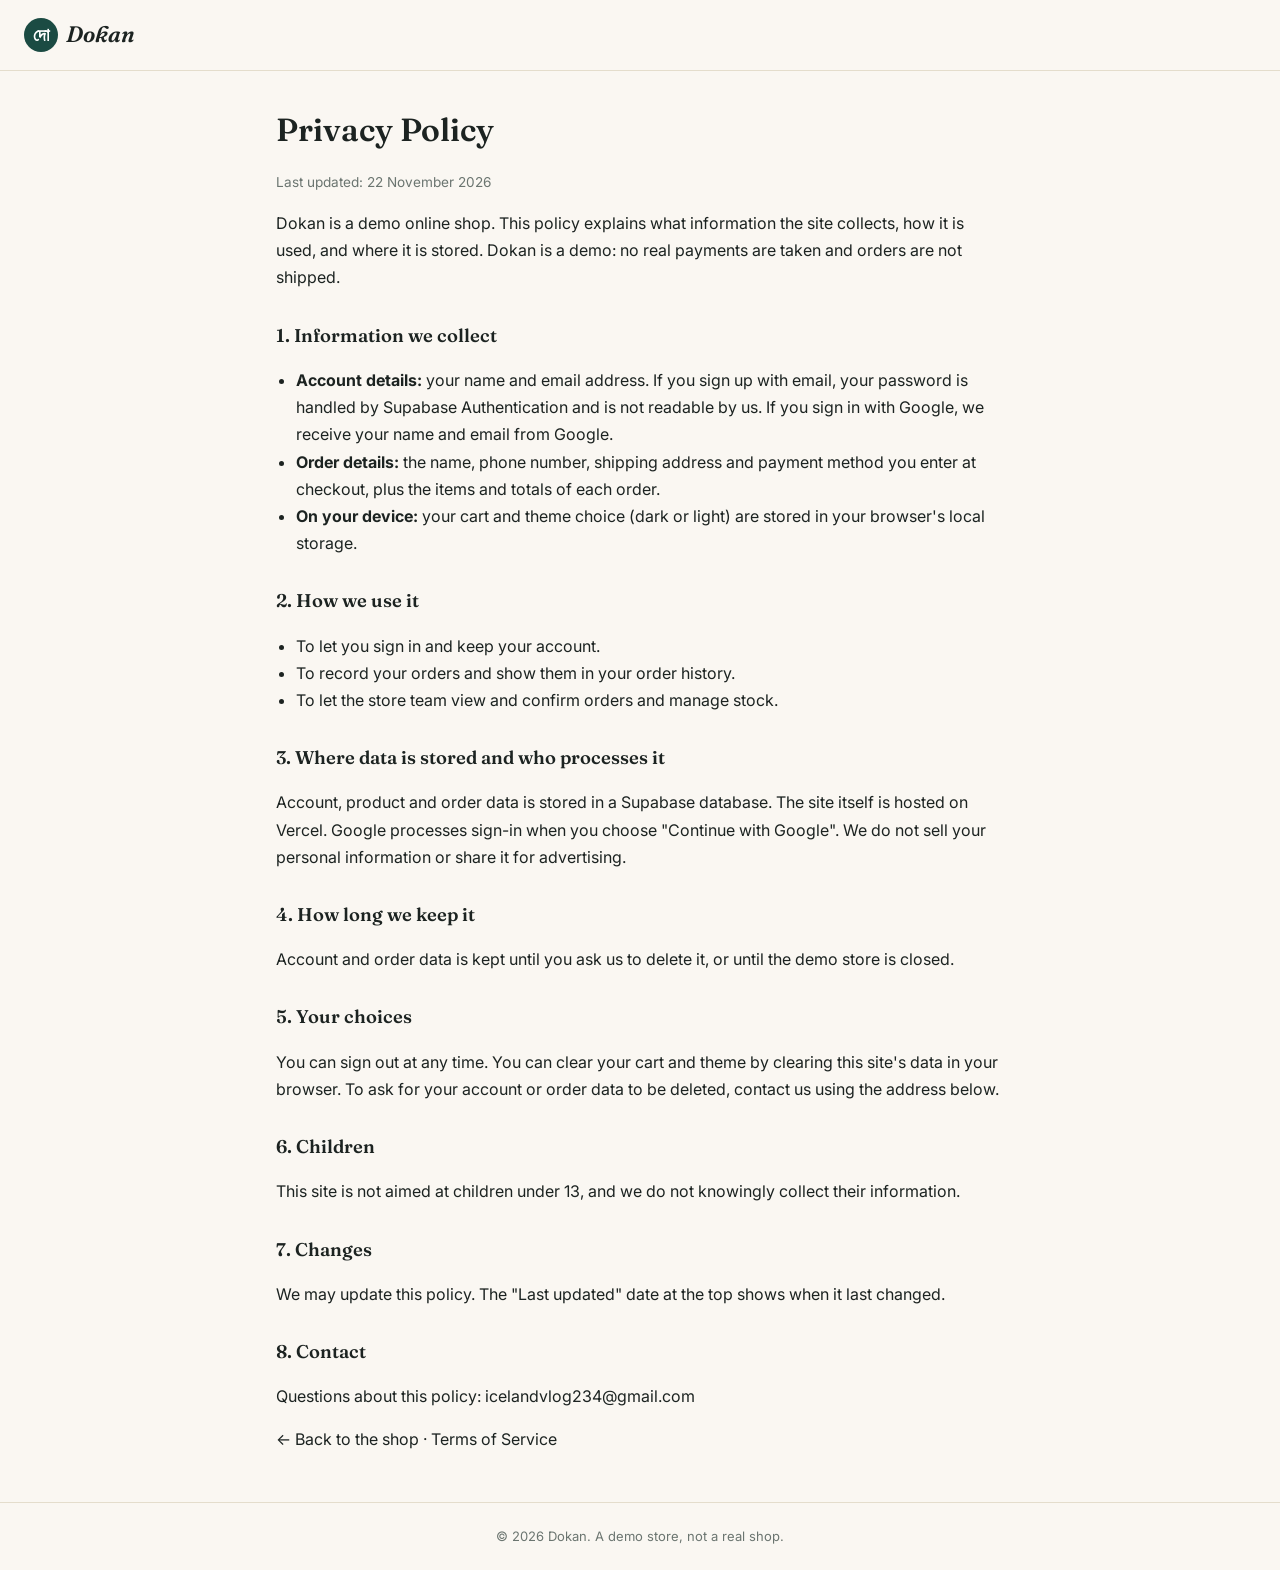
<file: privacy.html>
<!DOCTYPE html>
<html lang="en">
<head>
<meta charset="UTF-8" />
<meta name="viewport" content="width=device-width, initial-scale=1.0" />
<title>Privacy Policy — Dokan</title>
<link rel="stylesheet" href="css/style.css" />
<link rel="icon" type="image/link" href="https://i.postimg.cc/zBSqx8kS/Screenshot-2026-07-11-104056.png" />
</head>
<body>
<header class="legal-header">
  <a class="logo" href="index.html"><span class="logo-mark">দো</span><span class="logo-word">Dokan</span></a>
</header>

<main class="legal-page">
  <h1>Privacy Policy</h1>
  <p class="muted">Last updated: 22 November 2026</p>

  <p>Dokan is a demo online shop. This policy explains what information the site collects, how it is used, and where it is stored. Dokan is a demo: no real payments are taken and orders are not shipped.</p>

  <h2>1. Information we collect</h2>
  <ul>
    <li><strong>Account details:</strong> your name and email address. If you sign up with email, your password is handled by Supabase Authentication and is not readable by us. If you sign in with Google, we receive your name and email from Google.</li>
    <li><strong>Order details:</strong> the name, phone number, shipping address and payment method you enter at checkout, plus the items and totals of each order.</li>
    <li><strong>On your device:</strong> your cart and theme choice (dark or light) are stored in your browser's local storage.</li>
  </ul>

  <h2>2. How we use it</h2>
  <ul>
    <li>To let you sign in and keep your account.</li>
    <li>To record your orders and show them in your order history.</li>
    <li>To let the store team view and confirm orders and manage stock.</li>
  </ul>

  <h2>3. Where data is stored and who processes it</h2>
  <p>Account, product and order data is stored in a Supabase database. The site itself is hosted on Vercel. Google processes sign-in when you choose "Continue with Google". We do not sell your personal information or share it for advertising.</p>

  <h2>4. How long we keep it</h2>
  <p>Account and order data is kept until you ask us to delete it, or until the demo store is closed.</p>

  <h2>5. Your choices</h2>
  <p>You can sign out at any time. You can clear your cart and theme by clearing this site's data in your browser. To ask for your account or order data to be deleted, contact us using the address below.</p>

  <h2>6. Children</h2>
  <p>This site is not aimed at children under 13, and we do not knowingly collect their information.</p>

  <h2>7. Changes</h2>
  <p>We may update this policy. The "Last updated" date at the top shows when it last changed.</p>

  <h2>8. Contact</h2>
  <p>Questions about this policy: <a href="mailto:icelandvlog234@gmail.com">icelandvlog234@gmail.com</a></p>

  <p><a href="index.html">← Back to the shop</a> · <a href="terms.html">Terms of Service</a></p>
</main>

<footer class="legal-footer">© 2026 Dokan. A demo store, not a real shop.</footer>
</body>
</html>
</file>
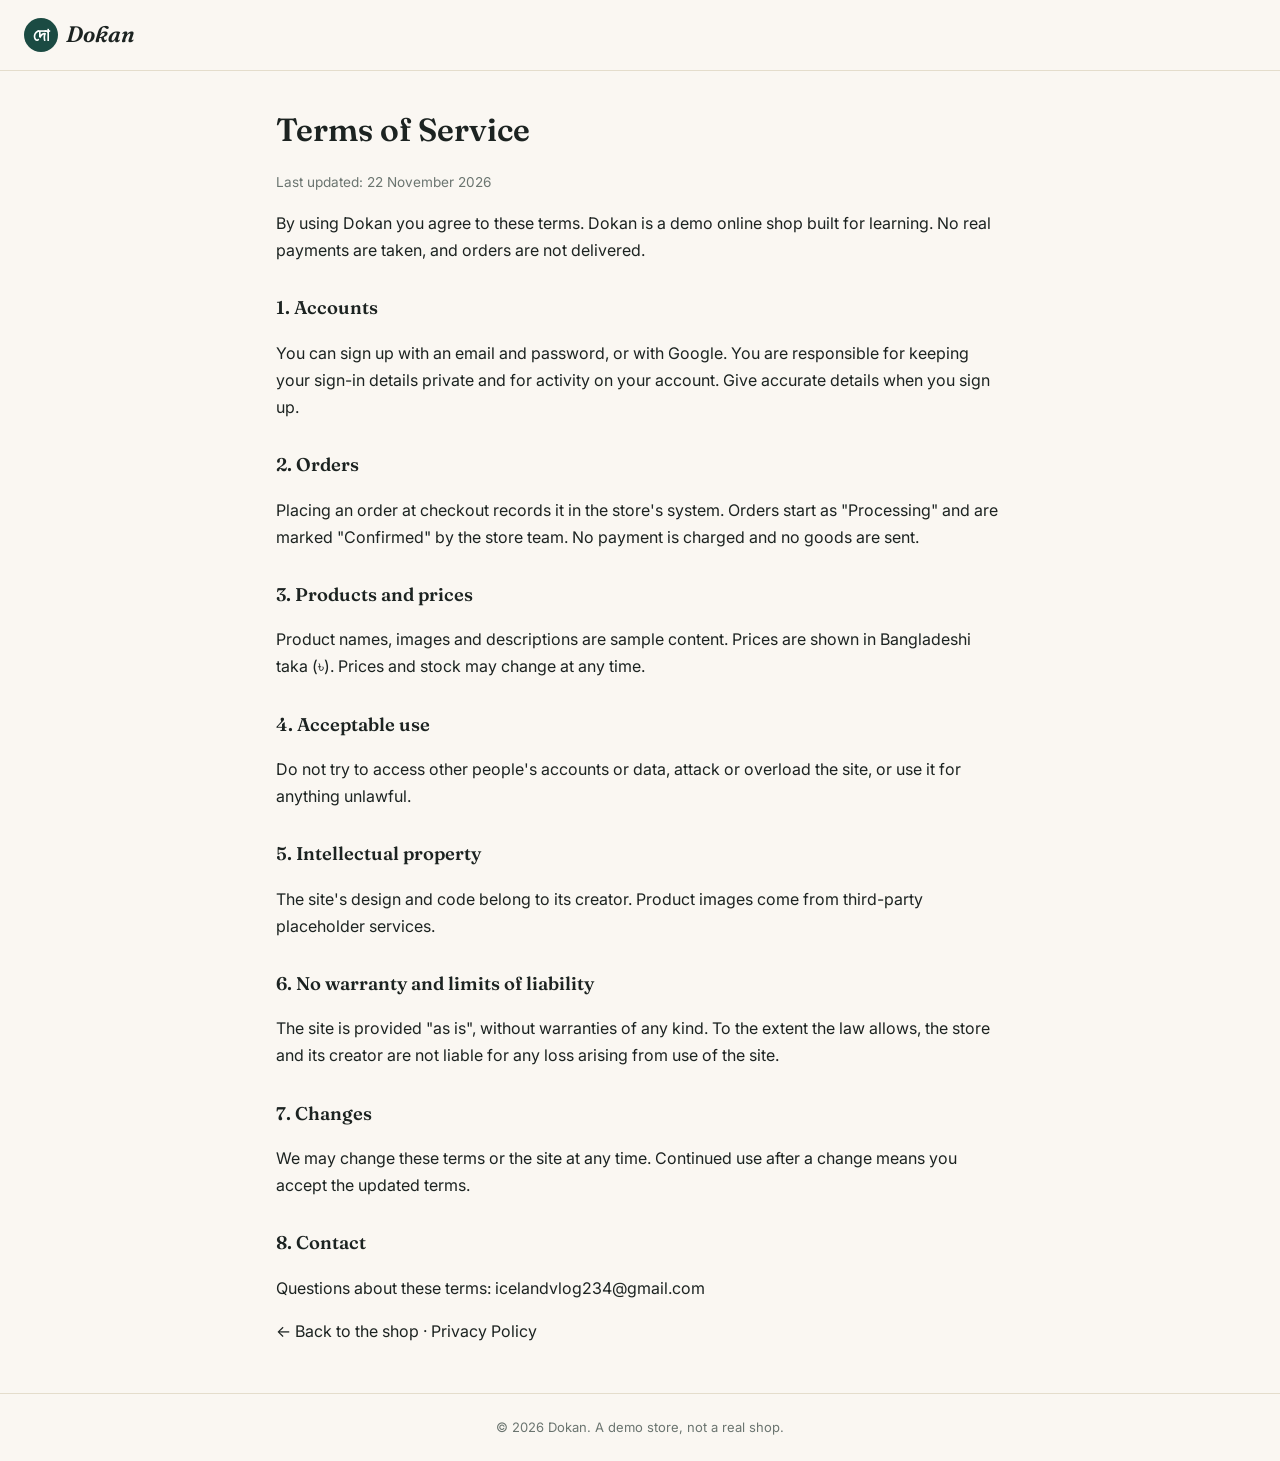
<file: terms.html>
<!DOCTYPE html>
<html lang="en">
<head>
<meta charset="UTF-8" />
<meta name="viewport" content="width=device-width, initial-scale=1.0" />
<title>Terms of Service — Dokan</title>
<link rel="stylesheet" href="css/style.css" />
<link rel="icon" type="image/link" href="https://i.postimg.cc/zBSqx8kS/Screenshot-2026-07-11-104056.png" />
</head>
<body>
<header class="legal-header">
  <a class="logo" href="index.html"><span class="logo-mark">দো</span><span class="logo-word">Dokan</span></a>
</header>

<main class="legal-page">
  <h1>Terms of Service</h1>
  <p class="muted">Last updated: 22 November 2026</p>

  <p>By using Dokan you agree to these terms. Dokan is a demo online shop built for learning. No real payments are taken, and orders are not delivered.</p>

  <h2>1. Accounts</h2>
  <p>You can sign up with an email and password, or with Google. You are responsible for keeping your sign-in details private and for activity on your account. Give accurate details when you sign up.</p>

  <h2>2. Orders</h2>
  <p>Placing an order at checkout records it in the store's system. Orders start as "Processing" and are marked "Confirmed" by the store team. No payment is charged and no goods are sent.</p>

  <h2>3. Products and prices</h2>
  <p>Product names, images and descriptions are sample content. Prices are shown in Bangladeshi taka (৳). Prices and stock may change at any time.</p>

  <h2>4. Acceptable use</h2>
  <p>Do not try to access other people's accounts or data, attack or overload the site, or use it for anything unlawful.</p>

  <h2>5. Intellectual property</h2>
  <p>The site's design and code belong to its creator. Product images come from third-party placeholder services.</p>

  <h2>6. No warranty and limits of liability</h2>
  <p>The site is provided "as is", without warranties of any kind. To the extent the law allows, the store and its creator are not liable for any loss arising from use of the site.</p>

  <h2>7. Changes</h2>
  <p>We may change these terms or the site at any time. Continued use after a change means you accept the updated terms.</p>

  <h2>8. Contact</h2>
  <p>Questions about these terms: <a href="mailto:icelandvlog234@gmail.com">icelandvlog234@gmail.com</a></p>

  <p><a href="index.html">← Back to the shop</a> · <a href="privacy.html">Privacy Policy</a></p>
</main>

<footer class="legal-footer">© 2026 Dokan. A demo store, not a real shop.</footer>
</body>
</html>
</file>
<file: css/style.css>
/* ============================================================
   DOKAN — style.css
   Design tokens: deep teal + warm gold, ivory / near-black
   surfaces, Fraunces (display) + Inter (body) + JetBrains Mono
   (prices & data). Product cards read like paper price tags.
   ============================================================ */

@import url('https://fonts.googleapis.com/css2?family=Fraunces:ital,opsz,wght@0,9..144,400;0,9..144,600;1,9..144,500&family=Inter:wght@400;500;600;700&family=JetBrains+Mono:wght@500;600&display=swap');

:root {
  --color-primary: #1B4B43;
  --color-primary-light: #2C6A5F;
  --color-accent: #D4A24C;
  --color-accent-soft: #E8C98A;
  --color-danger: #C0533E;

  --bg: #FAF7F2;
  --surface: #FFFFFF;
  --surface-2: #F1ECE1;
  --text: #1C2321;
  --text-muted: #6B7570;
  --border: #E4DDCC;

  --radius: 14px;
  --radius-sm: 8px;
  --shadow: 0 6px 24px rgba(27, 75, 67, 0.08);
  --shadow-lg: 0 16px 40px rgba(27, 75, 67, 0.14);

  --font-display: 'Fraunces', serif;
  --font-body: 'Inter', sans-serif;
  --font-mono: 'JetBrains Mono', monospace;
}

[data-theme="dark"] {
  --bg: #101513;
  --surface: #182420;
  --surface-2: #1F2D28;
  --text: #EDEAE3;
  --text-muted: #9AAAA4;
  --border: #2A3A34;
  --color-accent-soft: #B98F3E;
  --shadow: 0 6px 24px rgba(0, 0, 0, 0.35);
  --shadow-lg: 0 16px 40px rgba(0, 0, 0, 0.45);
}

* { box-sizing: border-box; }

html { scroll-behavior: smooth; }

body {
  margin: 0;
  background: var(--bg);
  color: var(--text);
  font-family: var(--font-body);
  line-height: 1.5;
  transition: background 0.25s ease, color 0.25s ease;
  min-height: 100vh;
  display: flex;
  flex-direction: column;
}

main { flex: 1; }

a { color: inherit; text-decoration: none; }

img { max-width: 100%; display: block; }

h1, h2, h3 { font-family: var(--font-display); font-weight: 600; margin: 0 0 0.4em; }

button, input, select, textarea { font-family: inherit; }

:focus-visible {
  outline: 2px solid var(--color-accent);
  outline-offset: 2px;
}

.container {
  max-width: 1180px;
  margin: 0 auto;
  padding: 0 24px;
}

/* ---------- header ---------- */
#siteHeader {
  position: sticky;
  top: 0;
  z-index: 50;
  background: var(--surface);
  border-bottom: 1px solid var(--border);
  backdrop-filter: blur(6px);
}

.header-inner {
  max-width: 1180px;
  margin: 0 auto;
  padding: 14px 24px;
  display: grid;
  grid-template-columns: auto 1fr auto;
  grid-template-areas: "logo search actions";
  align-items: center;
  gap: 20px;
}

.logo {
  grid-area: logo;
  display: flex;
  align-items: center;
  gap: 8px;
  font-family: var(--font-display);
  font-size: 1.4rem;
  font-style: italic;
  font-weight: 600;
  white-space: nowrap;
}

.logo-mark {
  display: inline-flex;
  align-items: center;
  justify-content: center;
  width: 34px;
  height: 34px;
  border-radius: 50%;
  background: var(--color-primary);
  color: #fff;
  font-style: normal;
  font-size: 1.1rem;
}

.header-search {
  grid-area: search;
  position: relative;
  max-width: 480px;
  justify-self: center;
  width: 100%;
}
.header-search--spacer { visibility: hidden; }

.header-search input {
  width: 100%;
  padding: 10px 16px 10px 38px;
  border-radius: 999px;
  border: 1px solid var(--border);
  background: var(--surface-2);
  color: var(--text);
  font-size: 0.92rem;
}
.header-search .search-icon {
  position: absolute;
  left: 14px;
  font-size: 23px;
  top: 43%;
  transform: translateY(-50%);
  color: var(--text-muted);
}

.header-actions {
  grid-area: actions;
  display: flex;
  align-items: center;
  gap: 10px;
}

.icon-btn {
  position: relative;
  border: 1px solid var(--border);
  background: var(--surface-2);
  border-radius: 999px;
  width: 40px;
  height: 40px;
  display: inline-flex;
  align-items: center;
  justify-content: center;
  cursor: pointer;
  font-size: 1.05rem;
  color: var(--text);
}
.icon-btn:hover { border-color: var(--color-accent); }

.account-btn { width: auto; padding: 0 14px; gap: 6px; }
.account-name { font-size: 0.88rem; font-weight: 600; }

.cart-badge {
  position: absolute;
  top: -4px;
  right: -4px;
  background: var(--color-accent);
  color: #24180a;
  font-size: 0.68rem;
  font-weight: 700;
  min-width: 18px;
  height: 18px;
  border-radius: 999px;
  display: flex;
  align-items: center;
  justify-content: center;
  padding: 0 4px;
}

.account-menu { position: relative; display: flex; align-items: center; gap: 8px; }

.account-dropdown {
  display: none;
  position: absolute;
  right: 0;
  top: 48px;
  background: var(--surface);
  border: 1px solid var(--border);
  border-radius: var(--radius-sm);
  box-shadow: var(--shadow-lg);
  min-width: 210px;
  padding: 8px;
  z-index: 60;
}
.account-dropdown.open { display: block; }
.account-dropdown-header {
  padding: 8px 10px 10px;
  font-size: 0.8rem;
  color: var(--text-muted);
  border-bottom: 1px solid var(--border);
  margin-bottom: 6px;
}
.account-dropdown a, .account-dropdown button {
  display: block;
  width: 100%;
  text-align: left;
  padding: 8px 10px;
  border-radius: var(--radius-sm);
  background: none;
  border: none;
  cursor: pointer;
  font-size: 0.9rem;
  color: var(--text);
}
.account-dropdown a:hover, .account-dropdown button:hover { background: var(--surface-2); }

/* ---------- buttons ---------- */
.btn {
  display: inline-flex;
  align-items: center;
  justify-content: center;
  gap: 6px;
  padding: 11px 20px;
  border-radius: 999px;
  border: 1px solid transparent;
  font-weight: 600;
  font-size: 0.92rem;
  cursor: pointer;
  transition: transform 0.15s ease, box-shadow 0.15s ease, background 0.15s ease;
}
.btn:hover { transform: translateY(-1px); }
.btn-primary { background: var(--color-primary); color: #fff; }
.btn-primary:hover { background: var(--color-primary-light); box-shadow: var(--shadow); }
.btn-outline { background: transparent; border-color: var(--border); color: var(--text); }
.btn-outline:hover { border-color: var(--color-accent); }
.btn-success { background: var(--color-accent) !important; color: #24180a !important; }
.btn-sm { padding: 7px 14px; font-size: 0.82rem; }
.btn-lg { padding: 14px 24px; font-size: 1rem; }
.btn-block { width: 100%; }
.btn:disabled { opacity: 0.5; cursor: not-allowed; transform: none; }

/* ---------- hero ---------- */
.hero {
  padding: 56px 0 36px;
  text-align: center;
}
.hero .eyebrow {
  font-family: var(--font-mono);
  text-transform: uppercase;
  letter-spacing: 0.14em;
  font-size: 0.72rem;
  color: var(--color-accent);
  display: block;
  margin-bottom: 14px;
}
.hero h1 {
  font-size: clamp(2rem, 4vw, 3.1rem);
  font-style: italic;
  max-width: 720px;
  margin: 0 auto 12px;
}
.hero p {
  color: var(--text-muted);
  max-width: 520px;
  margin: 0 auto;
  font-size: 1.02rem;
}

/* ---------- category chips ---------- */
.chip-row {
  display: flex;
  gap: 10px;
  flex-wrap: wrap;
  justify-content: center;
  padding: 0 0 36px;
}
.chip {
  border: 1px solid var(--border);
  background: var(--surface);
  color: var(--text);
  padding: 8px 18px;
  border-radius: 999px;
  cursor: pointer;
  font-size: 0.86rem;
  font-weight: 500;
}
.chip-active { background: var(--color-primary); color: #fff; border-color: var(--color-primary); }

/* ---------- product grid & tag-card ---------- */
.product-grid {
  display: grid;
  grid-template-columns: repeat(auto-fill, minmax(230px, 1fr));
  gap: 22px;
  padding-bottom: 60px;
}

.product-card {
  position: relative;
  background: var(--surface);
  border: 1px dashed var(--border);
  border-radius: var(--radius);
  overflow: hidden;
  transition: transform 0.18s ease, box-shadow 0.18s ease, border-color 0.18s ease;
  display: block;
}
.product-card:hover {
  transform: translateY(-4px);
  box-shadow: var(--shadow-lg);
  border-color: var(--color-accent);
}
.tag-hole {
  position: absolute;
  top: 14px;
  left: 14px;
  width: 12px;
  height: 12px;
  border-radius: 50%;
  background: var(--bg);
  border: 1px dashed var(--border);
  z-index: 2;
}
.product-card-image { position: relative; aspect-ratio: 1 / 1; background: var(--surface-2); }
.product-card-image img { width: 100%; height: 100%; object-fit: cover; }
.badge-category {
  position: absolute;
  bottom: 10px;
  left: 10px;
  background: rgba(16, 21, 19, 0.72);
  color: #fff;
  font-size: 0.68rem;
  font-family: var(--font-mono);
  padding: 4px 10px;
  border-radius: 999px;
  text-transform: uppercase;
  letter-spacing: 0.04em;
}
.product-card-body { padding: 16px; }
.product-card-body h3 { font-size: 1rem; margin-bottom: 6px; }
.product-price {
  font-family: var(--font-mono);
  font-weight: 600;
  color: var(--color-primary);
  font-size: 1.05rem;
  margin: 0 0 12px;
}
[data-theme="dark"] .product-price { color: var(--color-accent-soft); }

.empty-state {
  text-align: center;
  padding: 60px 20px;
  color: var(--text-muted);
}
.empty-state .btn { margin-top: 14px; }

.pagination {
  display: flex;
  justify-content: center;
  align-items: center;
  gap: 8px;
  padding-bottom: 60px;
  flex-wrap: wrap;
}
.page-btn {
  min-width: 38px;
  height: 38px;
  padding: 0 10px;
  border-radius: 999px;
  border: 1px solid var(--border);
  background: var(--surface);
  color: var(--text);
  font-family: var(--font-mono);
  font-size: 0.9rem;
  font-weight: 600;
  cursor: pointer;
}
.page-btn:hover:not(:disabled) { border-color: var(--color-accent); }
.page-btn:disabled { opacity: 0.4; cursor: not-allowed; }
.page-btn-active { background: var(--color-primary); color: #fff; border-color: var(--color-primary); }

/* ---------- product detail ---------- */
.product-detail {
  display: grid;
  grid-template-columns: minmax(0, 1fr) minmax(0, 1fr);
  gap: 48px;
  padding: 40px 0 80px;
  align-items: start;
}
.product-detail-image {
  border-radius: var(--radius);
  overflow: hidden;
  border: 1px dashed var(--border);
  background: var(--surface-2);
  width: 100%;
  max-width: 520px;
}
.product-detail-image img {
  display: block;
  width: 100%;
  aspect-ratio: 1 / 1;
  height: auto;
  object-fit: cover;
}
.product-detail-info h1 { font-size: 2rem; font-style: italic; margin: 10px 0 8px; }
.product-detail-price {
  font-family: var(--font-mono);
  font-size: 1.6rem;
  font-weight: 600;
  color: var(--color-primary);
  margin: 0 0 16px;
}
[data-theme="dark"] .product-detail-price { color: var(--color-accent-soft); }
.product-detail-desc { color: var(--text-muted); margin-bottom: 10px; }
.stock-note { font-size: 0.85rem; color: var(--text-muted); margin-bottom: 24px; }

.qty-row { display: flex; align-items: center; gap: 16px; margin-bottom: 20px; }
.qty-row label { font-weight: 600; font-size: 0.9rem; }
.qty-stepper {
  display: inline-flex;
  align-items: center;
  border: 1px solid var(--border);
  border-radius: 999px;
  overflow: hidden;
}
.qty-stepper button {
  border: none;
  background: var(--surface-2);
  width: 36px;
  height: 36px;
  font-size: 1.1rem;
  cursor: pointer;
  color: var(--text);
}
.qty-stepper input {
  width: 50px;
  border: none;
  text-align: center;
  background: var(--surface);
  color: var(--text);
  font-family: var(--font-mono);
  font-weight: 600;
  height: 36px;
  -moz-appearance: textfield;
}
.qty-stepper input::-webkit-outer-spin-button,
.qty-stepper input::-webkit-inner-spin-button { -webkit-appearance: none; margin: 0; }

.qty-stepper-sm button, .qty-stepper-sm input { width: 30px; height: 30px; font-size: 0.9rem; }
.qty-stepper-sm input { width: 40px; }

.total-preview {
  font-family: var(--font-mono);
  background: var(--surface-2);
  border: 1px dashed var(--border);
  border-radius: var(--radius-sm);
  padding: 12px 16px;
  margin-bottom: 22px;
}
.total-preview strong { color: var(--color-primary); }
[data-theme="dark"] .total-preview strong { color: var(--color-accent-soft); }

.product-detail-info .btn { margin-bottom: 10px; }

/* ---------- cart page ---------- */
.page-title-row {
  padding: 40px 0 20px;
  display: flex;
  align-items: baseline;
  justify-content: space-between;
}
.page-title-row h1 { font-style: italic; }

.cart-layout {
  display: grid;
  grid-template-columns: 1fr 320px;
  gap: 32px;
  padding-bottom: 80px;
  align-items: start;
}

.cart-row {
  display: grid;
  grid-template-columns: 68px 1fr auto auto auto;
  align-items: center;
  gap: 16px;
  padding: 14px;
  background: var(--surface);
  border: 1px solid var(--border);
  border-radius: var(--radius-sm);
  margin-bottom: 12px;
}
.cart-row img { width: 68px; height: 68px; object-fit: cover; border-radius: var(--radius-sm); }
.cart-row-info h3 { font-size: 0.95rem; margin-bottom: 2px; }
.cart-row-total { font-family: var(--font-mono); font-weight: 600; min-width: 70px; text-align: right; }
.remove-btn { color: var(--color-danger); }

.cart-summary {
  background: var(--surface);
  border: 1px dashed var(--border);
  border-radius: var(--radius);
  padding: 20px;
  position: sticky;
  top: 90px;
}
.cart-summary h3 { margin-bottom: 14px; }
.summary-row {
  display: flex;
  justify-content: space-between;
  font-size: 0.92rem;
  padding: 6px 0;
}
.summary-row-total {
  border-top: 1px solid var(--border);
  margin-top: 8px;
  padding-top: 12px;
  font-weight: 700;
  font-family: var(--font-mono);
  font-size: 1.05rem;
}
.muted { color: var(--text-muted); font-size: 0.85rem; }

/* ---------- forms (auth + checkout) ---------- */
.auth-wrap {
  max-width: 560px;
  margin: 0 auto;
  padding: 60px 24px 100px;
}
.auth-card {
  background: var(--surface);
  border: 1px dashed var(--border);
  border-radius: var(--radius);
  padding: 32px;
}
.auth-card h1 { font-style: italic; text-align: center; margin-bottom: 6px; }
.auth-subtitle { text-align: center; color: var(--text-muted); margin-bottom: 26px; font-size: 0.9rem; }

.field { margin-bottom: 16px; }
.field label { display: block; font-size: 0.85rem; font-weight: 600; margin-bottom: 6px; }
.field input, .field select, .field textarea {
  width: 100%;
  padding: 11px 14px;
  border-radius: var(--radius-sm);
  border: 1px solid var(--border);
  background: var(--surface-2);
  color: var(--text);
  font-size: 0.94rem;
}
.field textarea { resize: vertical; min-height: 80px; }

.form-error {
  display: none;
  background: rgba(192, 83, 62, 0.12);
  color: var(--color-danger);
  border: 1px solid rgba(192, 83, 62, 0.3);
  padding: 10px 14px;
  border-radius: var(--radius-sm);
  font-size: 0.85rem;
  margin-bottom: 16px;
}
.form-note { text-align: center; margin-top: 18px; font-size: 0.87rem; color: var(--text-muted); }

.checkout-layout {
  display: grid;
  grid-template-columns: 1fr 360px;
  gap: 40px;
  padding: 40px 0 90px;
  align-items: start;
}
.summary-card {
  background: var(--surface);
  border: 1px dashed var(--border);
  border-radius: var(--radius);
  padding: 20px;
}

/* ---------- success page ---------- */
.success-wrap {
  max-width: 520px;
  margin: 0 auto;
  padding: 70px 24px 100px;
  text-align: center;
}
.success-icon {
  width: 74px;
  height: 74px;
  border-radius: 50%;
  background: var(--color-primary);
  color: #fff;
  font-size: 2rem;
  display: flex;
  align-items: center;
  justify-content: center;
  margin: 0 auto 20px;
}
.order-id { font-family: var(--font-mono); color: var(--text-muted); margin-bottom: 20px; }
.ship-to { text-align: left; margin-top: 20px; padding-top: 16px; border-top: 1px solid var(--border); }
.success-wrap .btn { margin-top: 26px; }

/* ---------- orders / admin cards ---------- */
.order-card {
  background: var(--surface);
  border: 1px solid var(--border);
  border-radius: var(--radius-sm);
  padding: 16px;
  margin-bottom: 14px;
}
.order-card-head { display: flex; justify-content: space-between; align-items: flex-start; margin-bottom: 10px; }
.order-card-items { border-top: 1px dashed var(--border); border-bottom: 1px dashed var(--border); padding: 6px 0; margin: 6px 0; }
.order-card-total { text-align: right; font-family: var(--font-mono); margin-top: 8px; }
.order-card-footer {
  display: flex;
  align-items: center;
  justify-content: space-between;
  margin-top: 8px;
}
.status-pill {
  background: var(--surface-2);
  border: 1px solid var(--border);
  padding: 4px 12px;
  border-radius: 999px;
  font-size: 0.75rem;
  font-weight: 600;
  color: var(--color-primary);
}
[data-theme="dark"] .status-pill { color: var(--color-accent-soft); }
.status-pill-confirmed {
  background: rgba(27, 75, 67, 0.12);
  border-color: var(--color-primary);
  color: var(--color-primary);
}
[data-theme="dark"] .status-pill-confirmed {
  background: rgba(212, 162, 76, 0.12);
  border-color: var(--color-accent-soft);
  color: var(--color-accent-soft);
}

/* ---------- admin ---------- */
.admin-tabs { display: flex; gap: 10px; padding: 30px 0 24px; }
.admin-layout { padding-bottom: 90px; }
.admin-panel { display: none; }
.admin-grid { display: grid; grid-template-columns: 1fr 340px; gap: 32px; align-items: start; }
.admin-row {
  display: grid;
  grid-template-columns: 52px 1fr auto auto;
  align-items: center;
  gap: 14px;
  padding: 10px;
  border: 1px solid var(--border);
  border-radius: var(--radius-sm);
  margin-bottom: 10px;
  background: var(--surface);
}
.admin-row img { width: 52px; height: 52px; object-fit: cover; border-radius: var(--radius-sm); }

.restock-control { display: flex; align-items: center; gap: 6px; }
.row-actions { display: flex; align-items: center; gap: 8px; }
.restock-input {
  width: 56px;
  padding: 7px 8px;
  border-radius: var(--radius-sm);
  border: 1px solid var(--border);
  background: var(--surface-2);
  color: var(--text);
  font-family: var(--font-mono);
  text-align: center;
}

.admin-user-card {
  border: 1px solid var(--border);
  border-radius: var(--radius-sm);
  margin-bottom: 12px;
  overflow: hidden;
  background: var(--surface);
}
.admin-user-row {
  display: grid;
  grid-template-columns: 1fr auto auto auto;
  align-items: center;
  gap: 16px;
  padding: 14px 16px;
  cursor: pointer;
}
.admin-user-row:hover { background: var(--surface-2); }
.admin-user-info p { margin: 2px 0 0; }
.admin-user-stats {
  display: flex;
  flex-direction: column;
  align-items: flex-end;
  gap: 2px;
  font-family: var(--font-mono);
  font-size: 0.82rem;
  color: var(--text-muted);
  white-space: nowrap;
}
.admin-user-orders {
  border-top: 1px dashed var(--border);
  background: var(--surface-2);
  padding: 14px;
}

.admin-form {
  background: var(--surface);
  border: 1px dashed var(--border);
  border-radius: var(--radius);
  padding: 20px;
  position: sticky;
  top: 90px;
}
.form-success {
  display: none;
  color: var(--color-primary);
  font-weight: 600;
  font-size: 0.85rem;
  margin-top: 10px;
}
[data-theme="dark"] .form-success { color: var(--color-accent-soft); }

.admin-table { width: 100%; border-collapse: collapse; }
.admin-table th, .admin-table td {
  text-align: left;
  padding: 10px 12px;
  border-bottom: 1px solid var(--border);
  font-size: 0.9rem;
}
.admin-table th { color: var(--text-muted); font-weight: 600; font-size: 0.78rem; text-transform: uppercase; letter-spacing: 0.04em; }

/* ---------- footer ---------- */
#siteFooter {
  border-top: 1px solid var(--border);
  background: var(--surface);
  margin-top: 40px;
}
.footer-inner {
  max-width: 1180px;
  margin: 0 auto;
  padding: 40px 24px 20px;
  display: flex;
  justify-content: space-between;
  gap: 40px;
  flex-wrap: wrap;
}
.footer-brand { font-family: var(--font-display); font-style: italic; font-size: 1.1rem; max-width: 340px; }
.footer-brand p { font-family: var(--font-body); font-style: normal; color: var(--text-muted); font-size: 0.85rem; margin-top: 8px; }
.footer-links { display: flex; gap: 20px; flex-wrap: wrap; align-items: flex-start; font-size: 0.88rem; }
.footer-links a:hover { color: var(--color-accent); }
.footer-bottom {
  text-align: center;
  padding: 16px;
  font-size: 0.78rem;
  color: var(--text-muted);
  border-top: 1px solid var(--border);
}

/* ---------- responsive ---------- */
@media (max-width: 860px) {
  .header-inner {
    grid-template-columns: 1fr auto;
    grid-template-areas:
      "logo actions"
      "search search";
    row-gap: 12px;
  }
  .header-search { max-width: none; justify-self: stretch; }
  .header-search--spacer { display: none; }
  .product-detail, .cart-layout, .checkout-layout, .admin-grid { grid-template-columns: 1fr; }
  .cart-summary, .admin-form { position: static; }
  .cart-row { grid-template-columns: 52px 1fr; grid-template-areas: "img info" "img qty" "img total"; }
  .cart-row img { grid-area: img; }
  .admin-user-row { grid-template-columns: 1fr auto; row-gap: 8px; }
  .admin-user-stats { grid-column: 1 / -1; flex-direction: row; align-items: center; gap: 14px; }
  .admin-row { grid-template-columns: 44px 1fr auto; row-gap: 10px; }
  .admin-row > img { grid-column: 1; grid-row: 1; }
  .admin-row > .admin-row-info { grid-column: 2; grid-row: 1; }
  .admin-row > .row-actions { grid-column: 3; grid-row: 1; align-self: start; flex-direction: column; align-items: stretch; }
  .restock-control { grid-column: 1 / -1; grid-row: 2; }
}
@media (max-width: 520px) {
  .account-name { display: none; }
  .cart-row { grid-template-columns: 1fr; text-align: left; }
  .cart-row img { width: 100%; height: 160px; }
}

/* ---------- OR divider + Google sign-in button (auth pages) ---------- */
.oauth-divider { display: flex; align-items: center; gap: 12px; margin: 18px 0 14px; color: var(--text-muted, #8a9a93); font-size: 13px; font-weight: 600; letter-spacing: 0.08em; }
.oauth-divider::before, .oauth-divider::after { content: ""; flex: 1; height: 1px; background: var(--border); }
.google-btn { display: flex; align-items: center; justify-content: center; gap: 10px; }

/* ---------- legal pages (privacy.html, terms.html) ---------- */
.legal-header { padding: 18px 24px; border-bottom: 1px solid var(--border); }
.legal-page { max-width: 760px; margin: 32px auto; padding: 0 16px; line-height: 1.7; }
.legal-page h1 { margin-bottom: 4px; }
.legal-page h2 { margin-top: 28px; font-size: 1.15rem; }
.legal-page ul { padding-left: 20px; }
.legal-footer { text-align: center; padding: 24px 16px; color: var(--text-muted, #8a9a93); font-size: 13px; border-top: 1px solid var(--border); }

/* ---------- product page: gallery, price row, actions ---------- */
.pd-gallery { width: 100%; max-width: 520px; }
.pd-main {
  border-radius: var(--radius);
  overflow: hidden;
  border: 1px solid var(--border);
  background: var(--surface-2);
  aspect-ratio: 1 / 1;
}
.pd-main img { display: block; width: 100%; height: 100%; object-fit: cover; }
.pd-thumbs { display: flex; gap: 10px; margin-top: 12px; overflow-x: auto; }
.pd-thumb {
  flex: 0 0 72px;
  height: 72px;
  padding: 0;
  border: 2px solid var(--border);
  border-radius: var(--radius-sm);
  overflow: hidden;
  background: var(--surface-2);
  cursor: pointer;
}
.pd-thumb img { display: block; width: 100%; height: 100%; object-fit: cover; }
.pd-thumb.is-active { border-color: var(--color-primary); }
.pd-brand { color: var(--text-muted); margin-bottom: 4px; }
.pd-price-row { display: flex; align-items: baseline; flex-wrap: wrap; gap: 10px; margin: 10px 0 6px; }
.pd-price { font-size: 1.9rem; font-weight: 700; color: var(--color-primary); }
.pd-compare { color: var(--text-muted); text-decoration: line-through; font-size: 1.05rem; }
.pd-off { color: #C0533E; font-weight: 700; font-size: 0.95rem; }
.pd-actions { display: grid; grid-template-columns: 1fr 1fr; gap: 10px; margin-bottom: 10px; }
.pd-actions .btn { width: 100%; }
@media (max-width: 520px) {
  .pd-actions { grid-template-columns: 1fr; }
}

/* ---------- product page: fluid sizing so everything shrinks with the screen ---------- */
.product-detail { gap: clamp(16px, 4vw, 48px); padding: clamp(16px, 4vw, 40px) 0 clamp(40px, 8vw, 80px); }
.product-detail-info h1 { font-size: clamp(1.2rem, 3.4vw, 2rem); margin: clamp(4px, 1vw, 10px) 0 clamp(4px, 1vw, 8px); }
.pd-brand, .stock-note { font-size: clamp(0.75rem, 1.9vw, 0.95rem); }
.pd-price { font-size: clamp(1.1rem, 3.2vw, 1.9rem); }
.pd-compare { font-size: clamp(0.8rem, 2.2vw, 1.05rem); }
.pd-off { font-size: clamp(0.75rem, 2vw, 0.95rem); }
.product-detail-desc { font-size: clamp(0.8rem, 2vw, 1rem); line-height: 1.6; }
.qty-row label { font-size: clamp(0.8rem, 2vw, 1rem); }
.qty-stepper button { width: clamp(28px, 7vw, 36px); height: clamp(28px, 7vw, 36px); font-size: clamp(0.85rem, 2.2vw, 1rem); }
.qty-stepper input { width: clamp(36px, 9vw, 56px); font-size: clamp(0.85rem, 2vw, 1rem); }
.total-preview { font-size: clamp(0.8rem, 2vw, 1rem); padding: clamp(8px, 2vw, 14px) clamp(10px, 2.5vw, 16px); }
.pd-actions { gap: clamp(6px, 1.6vw, 10px); }
.pd-actions .btn, .product-detail-info > .btn { font-size: clamp(0.8rem, 2.1vw, 1rem); padding: clamp(8px, 2vw, 14px) clamp(10px, 2.5vw, 22px); }
.pd-thumbs { gap: clamp(6px, 1.6vw, 10px); }
.pd-thumb { flex-basis: clamp(44px, 13vw, 72px); height: clamp(44px, 13vw, 72px); }
.product-detail-info .btn { margin-bottom: clamp(6px, 1.5vw, 10px); }

/* ---------- small phones: logo and buttons share one row, search goes below ---------- */
@media (max-width: 420px) {
  .header-inner {
    grid-template-columns: 1fr auto;
    grid-template-areas: "logo actions" "search search";
    padding: 12px 16px;
    row-gap: 10px;
    gap: 8px;
  }
  .logo-word { font-size: 1.25rem; }
  .header-actions { gap: 6px; }
  .header-actions .icon-btn { width: 34px; height: 34px; }
  .header-actions .btn { white-space: nowrap; padding: 7px 10px; font-size: 12px; }
  .header-search { width: 100%; }
}

/* ---------- product page: image and details side by side from 651px up ---------- */
@media (min-width: 651px) {
  .product-detail { grid-template-columns: minmax(0, 1fr) minmax(0, 1fr); }
}

/* ---------- product description: 3-line clamp with More / Less ---------- */
.pd-desc.is-clamped {
  max-height: 4.8em;
  overflow: hidden;
}
.pd-desc-toggle {
  background: none;
  border: none;
  padding: 0;
  margin: 2px 0 12px;
  color: var(--color-primary);
  font-weight: 600;
  font-size: 0.9rem;
  cursor: pointer;
}
.pd-desc-toggle[hidden] { display: none; }

/* ---------- product image: zoom cursor + full-size view ---------- */
.pd-main img { cursor: zoom-in; }
.pd-lightbox {
  position: fixed;
  inset: 0;
  z-index: 1000;
  display: flex;
  align-items: center;
  justify-content: center;
  padding: 16px;
  background: rgba(0, 0, 0, 0.85);
  cursor: zoom-out;
}
.pd-lightbox img {
  display: block;
  width: min(92vw, 90vh, 760px);
  height: auto;
  object-fit: contain;
  border-radius: var(--radius);
  cursor: zoom-out;
}
.pd-lightbox-close {
  position: absolute;
  top: 12px;
  right: 12px;
  width: 44px;
  height: 44px;
  border: none;
  border-radius: 999px;
  background: rgba(255, 255, 255, 0.15);
  color: #fff;
  font-size: 28px;
  line-height: 1;
  cursor: pointer;
}

/* ---------- lightbox: click-to-zoom stage ---------- */
.pd-lightbox-stage {
  position: relative;
  width: min(92vw, 90vh, 760px);
  aspect-ratio: 1 / 1;
  overflow: hidden;
  border-radius: var(--radius);
  cursor: zoom-in;
}
.pd-lightbox-stage img {
  width: 100%;
  height: 100%;
  max-width: none;
  object-fit: contain;
  transition: transform 0.2s ease;
  cursor: inherit;
}
.pd-lightbox-stage.is-zoomed { cursor: zoom-out; }
.pd-lightbox-stage.is-zoomed img { transform: scale(2.5); }

/* ---------- slim rounded scrollbar for horizontal thumbnail strip ---------- */
.pd-thumbs {
  padding-bottom: 6px;
  scrollbar-width: thin;
  scrollbar-color: var(--text-muted) var(--surface-2);
}
.pd-thumbs::-webkit-scrollbar { height: 8px; }
.pd-thumbs::-webkit-scrollbar-track {
  background: var(--surface-2);
  border-radius: 999px;
}
.pd-thumbs::-webkit-scrollbar-thumb {
  background: var(--text-muted);
  border-radius: 999px;
  border: 2px solid var(--surface-2);
}
.pd-thumbs::-webkit-scrollbar-thumb:hover { background: var(--text); }

/* ---------- thumbnail strip: drag with the mouse to slide ---------- */
.pd-thumbs { cursor: grab; }
.pd-thumbs.is-dragging { cursor: grabbing; user-select: none; }
.pd-thumb img { pointer-events: none; -webkit-user-drag: none; user-select: none; }

/* Grid columns on the product page may shrink below their content, so wide strips scroll instead of pushing the page. */
.product-detail { grid-template-columns: minmax(0, 1fr); }
.product-detail > * { min-width: 0; }
@media (min-width: 651px) {
  .product-detail { grid-template-columns: minmax(0, 1fr) minmax(0, 1fr); }
}

/* ---------- rich product details ---------- */
.pd-desc { line-height: 1.6; }
.pd-desc p { margin: 0 0 0.6em; }
.pd-desc ul, .pd-desc ol { margin: 0 0 0.8em; padding-left: 1.3em; }
.pd-desc li { margin-bottom: 0.25em; }
.pd-desc h1, .pd-desc h2, .pd-desc h3, .pd-desc h4 {
  font-family: var(--font-display, inherit);
  color: var(--text);
  margin: 1em 0 0.4em;
  font-size: 1.1em;
}
.pd-desc strong, .pd-desc b { color: var(--text); }

.rich-editor {
  min-height: 160px;
  padding: 12px 14px;
  border: 1px solid var(--border);
  border-radius: var(--radius-sm);
  background: var(--surface-2);
  color: var(--text);
  line-height: 1.6;
  overflow-wrap: anywhere;
}
.rich-editor:focus { outline: 2px solid var(--color-primary); outline-offset: 1px; }
.rich-editor:empty::before { content: attr(data-placeholder); color: var(--text-muted); }
.rich-editor p { margin: 0 0 0.5em; }
.rich-editor ul, .rich-editor ol { margin: 0 0 0.6em; padding-left: 1.3em; }
.rich-editor h1, .rich-editor h2, .rich-editor h3, .rich-editor h4 { margin: 0.8em 0 0.3em; font-size: 1.05em; }

/* ---------- search: clear (×) button ---------- */
.header-search input { padding-right: 44px; }
.header-search .search-clear {
  position: absolute;
  right: 10px;
  top: 50%;
  transform: translateY(-50%);
  width: 28px;
  height: 28px;
  border: none;
  border-radius: 999px;
  background: var(--surface-3, var(--border));
  color: var(--text);
  font-size: 18px;
  line-height: 1;
  cursor: pointer;
}
.header-search .search-clear:hover { background: var(--color-primary); color: #fff; }
.header-search .search-clear[hidden] { display: none; }

/* ---------- product cards: product name shows at most 3 lines ---------- */
.product-card h3 {
  display: -webkit-box;
  -webkit-line-clamp: 3;
  -webkit-box-orient: vertical;
  overflow: hidden;
}

/* ---------- product colour options ---------- */
.pd-colors { margin: 10px 0 14px; }
.pd-colors-label { display: block; font-size: 0.9rem; color: var(--text-muted); margin-bottom: 8px; }
.pd-colors-label strong { color: var(--text); }
.pd-color-options { display: flex; flex-wrap: wrap; gap: 8px; }
.pd-color {
  padding: 7px 14px;
  border: 1px solid var(--border);
  border-radius: 999px;
  background: var(--surface-2);
  color: var(--text);
  font-size: 0.88rem;
  cursor: pointer;
}
.pd-color.is-active { border-color: var(--color-primary); box-shadow: 0 0 0 2px var(--color-primary) inset; font-weight: 600; }

/* ---------- colour picker (admin) and colour dots (product page) ---------- */
.swatch-row { display: flex; flex-wrap: wrap; gap: 8px; margin-bottom: 10px; }
.swatch {
  width: 30px;
  height: 30px;
  border-radius: 999px;
  border: 1px solid var(--border);
  cursor: pointer;
  padding: 0;
}
.swatch.is-on { box-shadow: 0 0 0 2px var(--surface-2), 0 0 0 4px var(--color-primary); }
.colour-custom { display: flex; flex-wrap: wrap; gap: 8px; align-items: center; margin-bottom: 10px; }
.colour-custom input[type="text"] { flex: 1 1 160px; }
.colour-custom input[type="color"] { width: 44px; height: 38px; padding: 2px; border: 1px solid var(--border); border-radius: var(--radius-sm); background: var(--surface-2); }
.colour-chips { display: flex; flex-wrap: wrap; gap: 8px; }
.colour-chip {
  display: inline-flex;
  align-items: center;
  gap: 6px;
  padding: 4px 6px 4px 8px;
  border: 1px solid var(--border);
  border-radius: 999px;
  background: var(--surface-2);
  font-size: 0.85rem;
}
.colour-chip i { width: 14px; height: 14px; border-radius: 999px; border: 1px solid var(--border); display: inline-block; }
.colour-chip button { border: none; background: none; color: var(--text-muted); font-size: 16px; line-height: 1; cursor: pointer; padding: 0 2px; }
.pd-colour-dot { display: inline-block; width: 12px; height: 12px; border-radius: 999px; border: 1px solid var(--border); margin-right: 6px; vertical-align: middle; }

/* ---------- centred confirm popup ---------- */
.dk-modal-backdrop {
  position: fixed;
  inset: 0;
  z-index: 1100;
  display: flex;
  align-items: center;
  justify-content: center;
  padding: 16px;
  background: rgba(0, 0, 0, 0.6);
}
.dk-modal {
  width: min(420px, 100%);
  padding: 24px;
  border: 1px solid var(--border);
  border-radius: var(--radius);
  background: var(--surface);
  color: var(--text);
  box-shadow: 0 20px 50px rgba(0, 0, 0, 0.35);
}
.dk-modal-msg { margin: 0 0 20px; font-size: 1rem; line-height: 1.5; }
.dk-modal-actions { display: flex; justify-content: flex-end; gap: 10px; }
.btn-danger { background: #C0533E; color: #fff; border: 1px solid #C0533E; }
.btn-danger:hover { filter: brightness(1.08); }

/* ---------- seller applications & seller dashboard ---------- */
.seller-req { padding: 16px; }
.seller-req-head { display: flex; justify-content: space-between; align-items: flex-start; gap: 12px; }
.seller-req-meta { margin: 6px 0; font-size: 0.9rem; }
.seller-req-actions { display: flex; justify-content: flex-end; gap: 10px; margin-top: 12px; flex-wrap: wrap; }
.seller-layout { display: grid; grid-template-columns: 1fr; gap: 24px; margin-top: 16px; }
@media (min-width: 860px) { .seller-layout { grid-template-columns: 1fr 380px; } }
.seller-product { padding: 12px; }
.seller-product-row { display: flex; align-items: center; gap: 12px; flex-wrap: wrap; }
.seller-product-row img { width: 56px; height: 56px; object-fit: cover; border-radius: 8px; }
.seller-product-row > div:nth-child(2) { flex: 1; min-width: 0; }
.seller-product-row .row-actions { display: flex; gap: 8px; }

/* Wider form card for the seller application page. */
.auth-wrap.auth-wide { max-width: 760px; }
</file>
